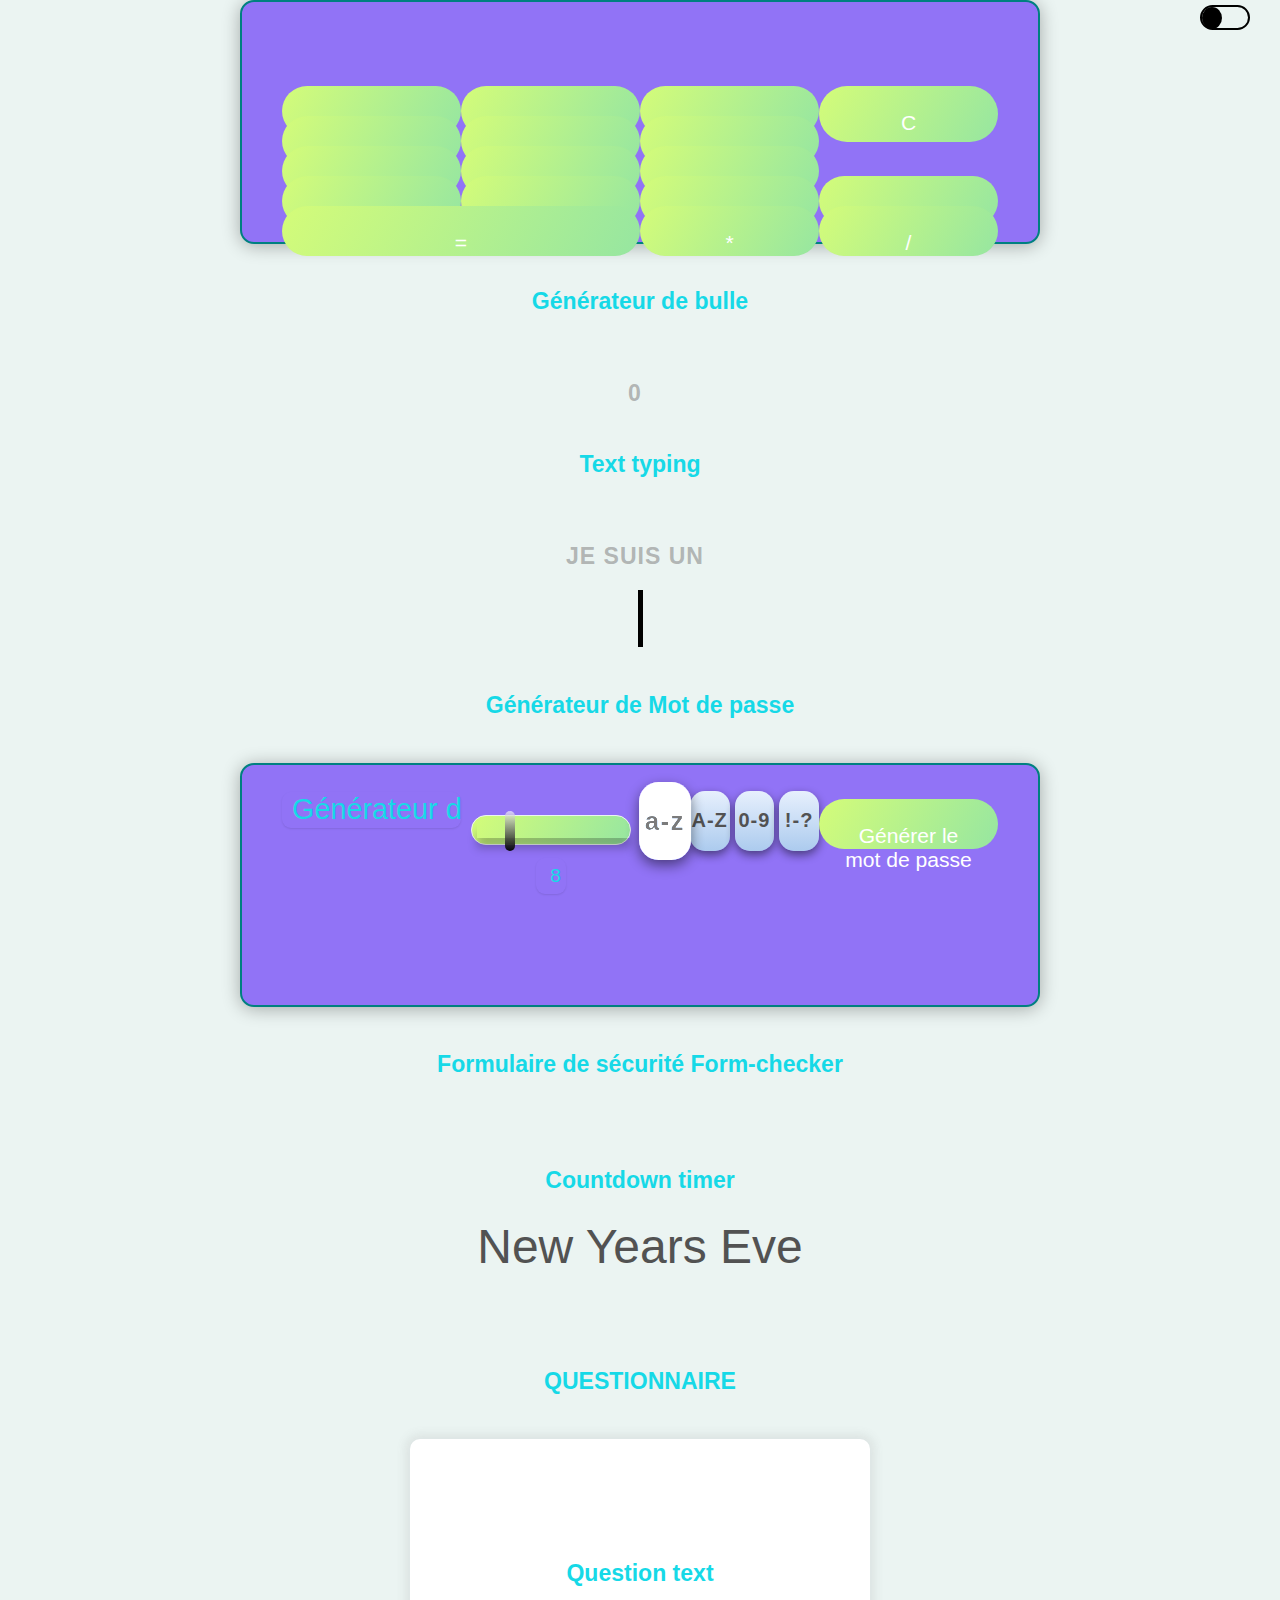
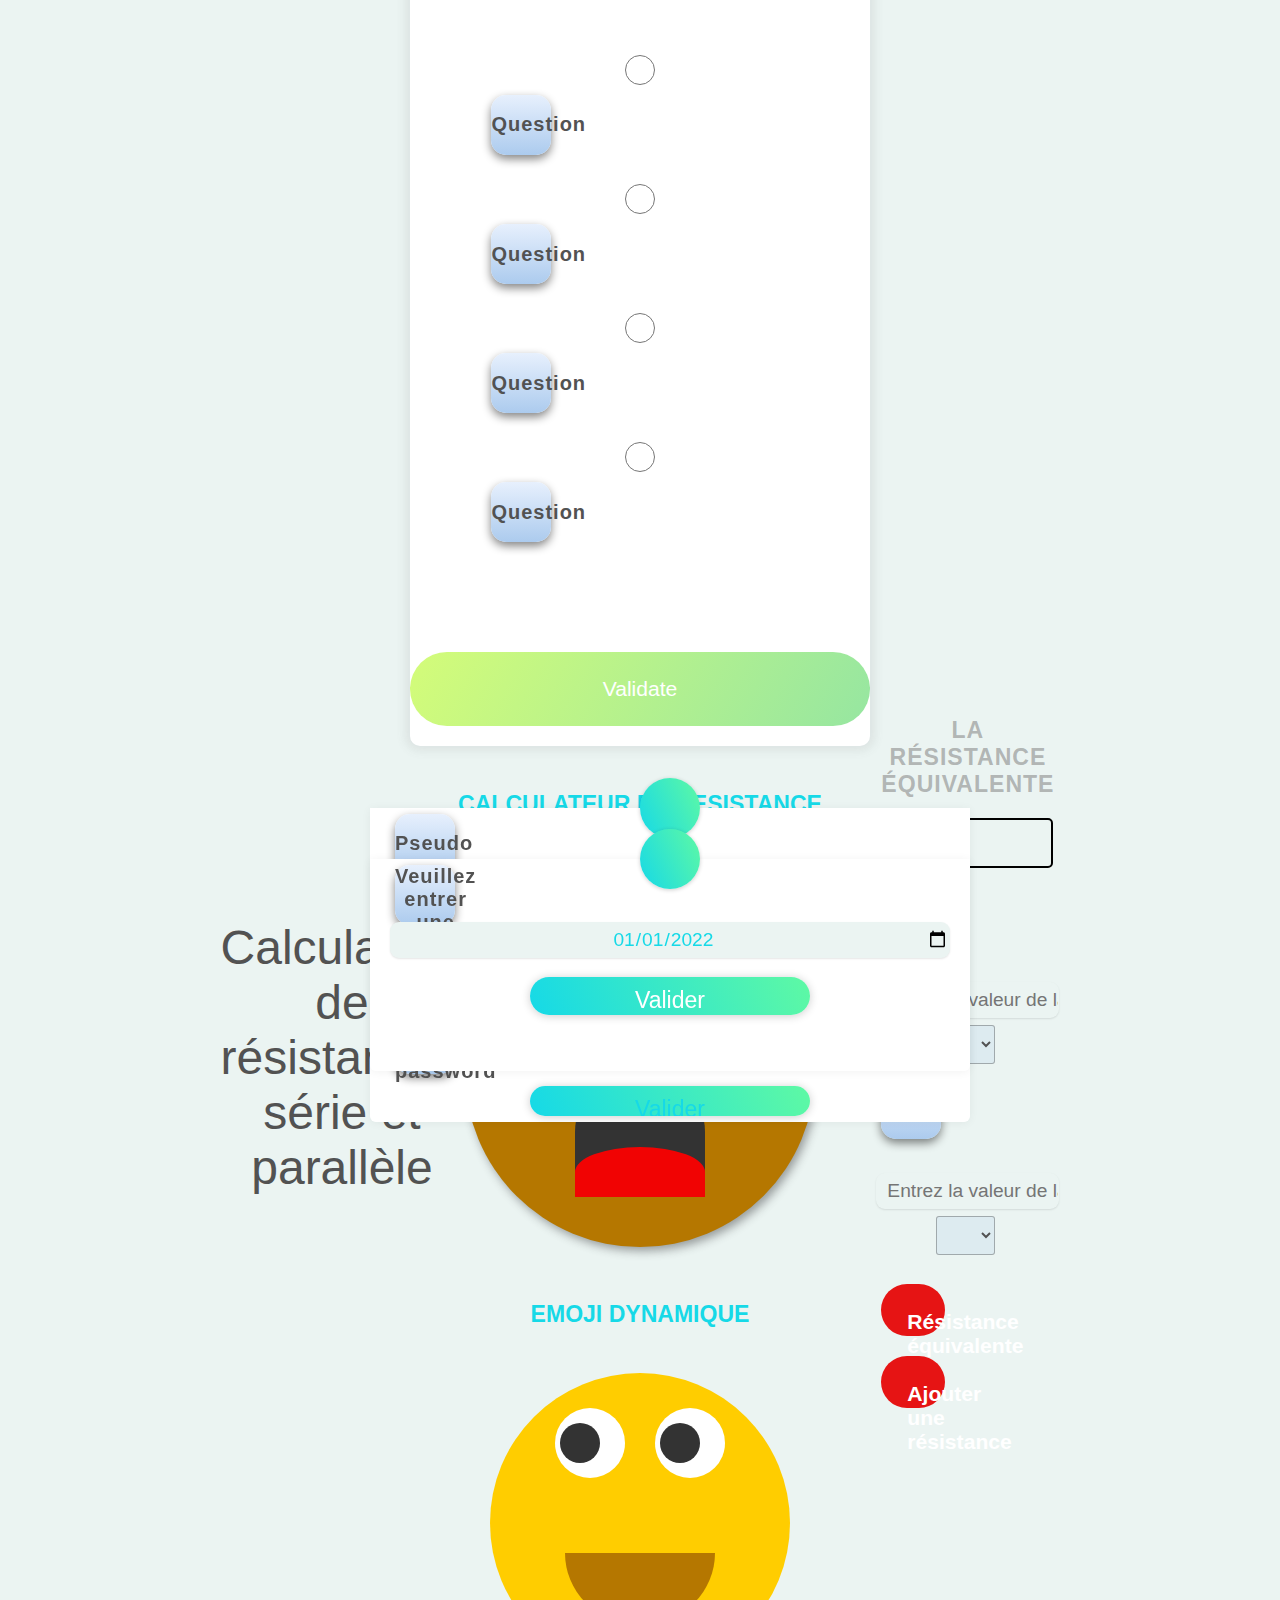
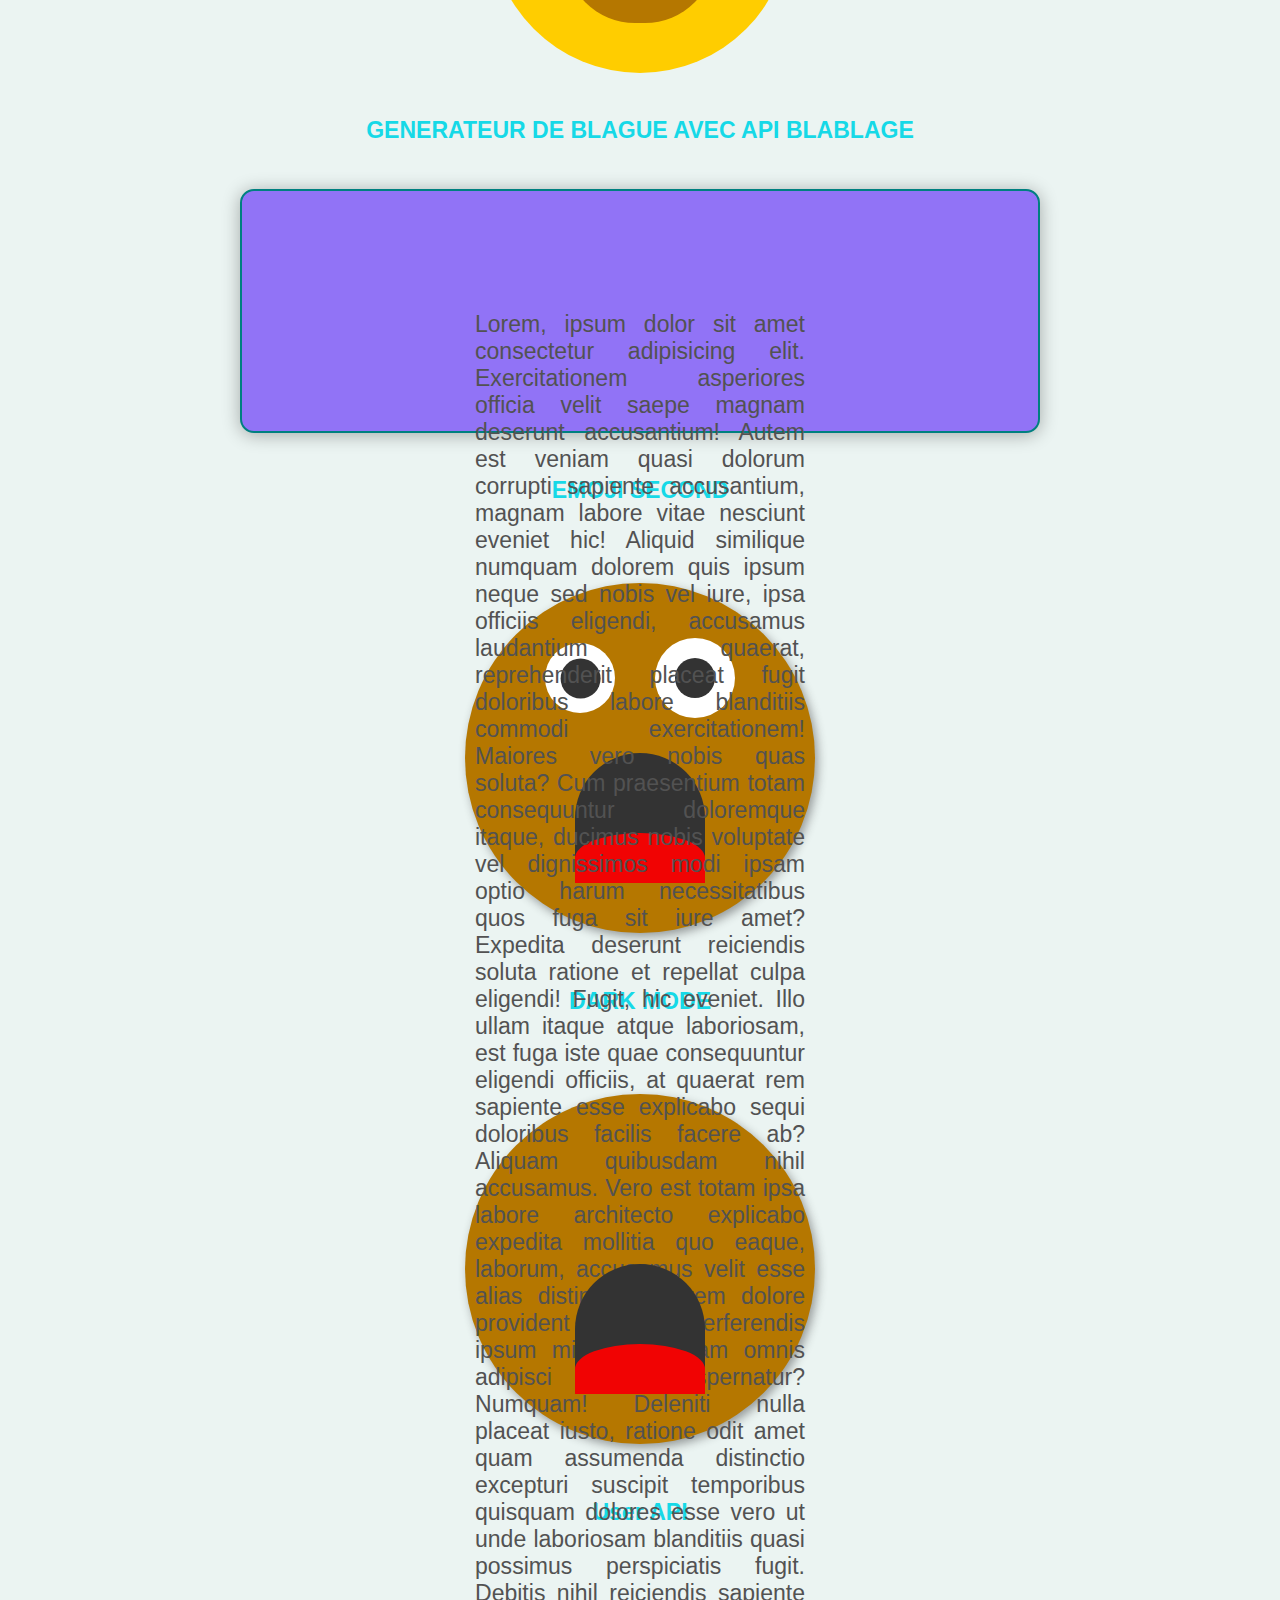
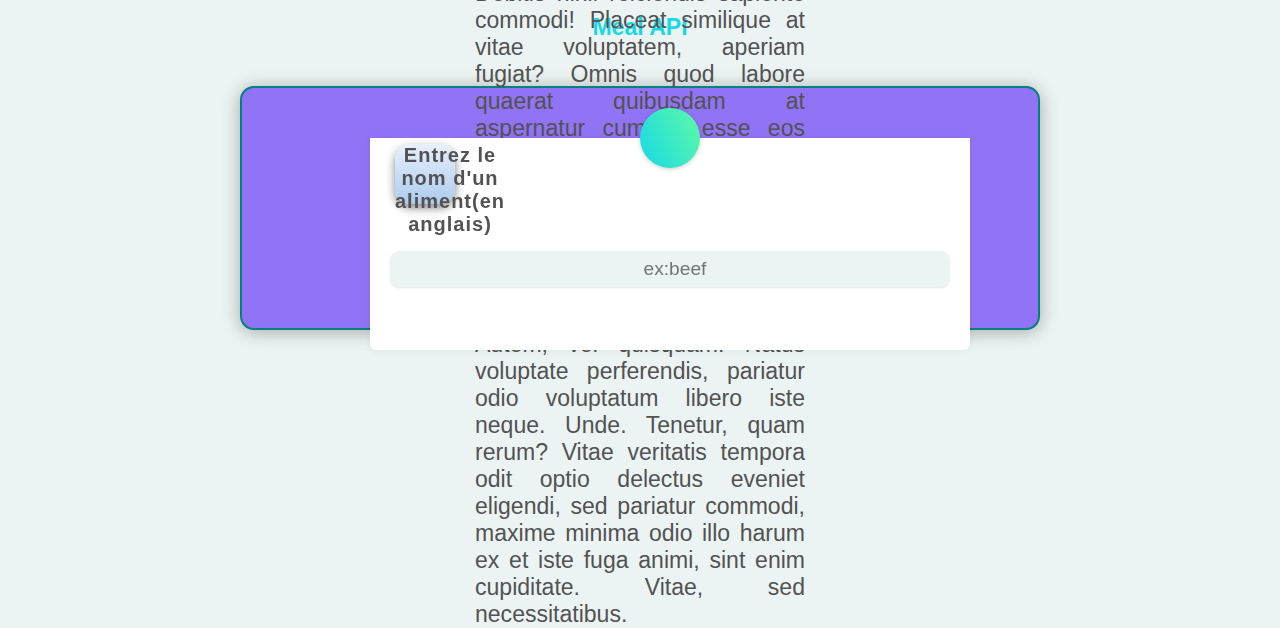
<file: index.html>
<!DOCTYPE html>
<html lang="en">
<head>
    <meta charset="UTF-8">
    <meta http-equiv="X-UA-Compatible" content="IE=edge">
    <meta name="viewport" content="width=device-width, initial-scale=1.0">
    <link rel="stylesheet" href="style.css">
    <title>Projet JavaScript</title>
</head>
<body>
    <div class="app">
     <h3 id="result"></h3>
     <button class="btn" id="9">9</button>
     <button class="btn" id="8">8</button>
     <button class="btn" id="7">7</button>
     <button class="btn" id="6">6</button>
     <button class="btn" id="5">5</button>
     <button class="btn" id="4">4</button>
     <button class="btn" id="3">3</button>
     <button class="btn" id="2">2</button>
     <button class="btn" id="1">1</button>
     <button class="btn" id="0">0</button>
     <button class="btn" id=".">.</button>
     <button class="btn" id="+">+</button>
     <button class="btn" id="-">-</button>
     <button  id="equal">=</button>
     <button class="btn" id="*">*</button>
     <button class="btn" id="/">/</button>
     <button  id="clear">C</button>
    </div>

    <h2>Générateur de bulle</h2>
    <h3 class="h3">0</h3>

    <h2>Text typing</h2>
    <h3>Je suis un </h3>
    <h3 id="target"></h3>

    <h2>Générateur de Mot de passe</h2>
    <div class="app">
        <input type="text" id="password-output" value="Générateur de MDP" readonly>
        <div class="range-container">
           <input type="range"  id="password-length" min="4" max="24" value="8" 
            oninput="document.getElementById('display-password-length').value=this.value" >
           <input type="text" value="8" id="display-password-length" readonly>
        </div>
         <div class="checkbox-container">
            <input type="checkbox"  id="lowercase" checked>
            <label for="lowercase">a-z</label>

            <input type="checkbox"  id="uppercase">
            <label for="uppercase">A-Z</label>

            <input type="checkbox"  id="number">
            <label for="number">0-9</label>

            <input type="checkbox"  id="symbols">
            <label for="symbols">!-?</label>
         </div>
         <button id="generateButton">Générer le mot de passe</button>
      </div>
      
      <h2>Formulaire de sécurité Form-checker</h2>
      <form action="">
         <div class="pseudo-container">
             <label for="pseudo">Pseudo</label>
              <input type="text" autocomplete="off" id="pseudo">
              <span></span>
         </div>

         <div class="email-container">
             <label for="email">Email</label>
              <input type="text" autocomplete="off" id="email">
              <span>Email incorrect</span>
         </div>
         
         <div class="password-container">
             <label for="password">Password</label>
              <input type="password" autocomplete="off" id="password">
              <p id="progress-bar"></p>
              <span></span>
         </div>
         
         <div class="confirm-container">
             <label for="confirm">Confirmer mot de passe</label>
              <input type="password" autocomplete="off" id="confirm">
              <span></span>
         </div>

         <div class="displayMdp-container">
            <label for="displayPassword">Afficher le mot de password</label>
            <input type="checkbox"  id="displayPassword">
        </div>
        
         <input type="submit" value="Valider">
   </form>

   <h2>Countdown timer</h2>
   
   <h1>New Years Eve</h1>
   <div class="countdown-container">

       <div class="countdown-el days-c">
           <p class="big-text" id="days">0</p>
           <span>days</span>
       </div>

       <div class="countdown-el hours-c">
           <p class="big-text" id="hours">0</p>
           <span>hours</span>
       </div>

       <div class="countdown-el mins-c">
           <p class="big-text" id="mins">0</p>
           <span>mins</span>
       </div>

       <div class="countdown-el seconds-c">
           <p class="big-text" id="seconds">0</p>
           <span>seconds</span>
       </div>
   </div>

   <form action="">
       <label for="checkdate"> Veuillez entrer une date </label>
       <input type="date" autocomplete="off" id="checkdate" value="2022-01-01">
       <button type="submit">Valider </button>
   </form>
   
   <H2>QUESTIONNAIRE</H2>
   <div class="quiz-container" id="quiz">
    <div class="quiz-header">
      <h2 id="question">Question text</h2>
      <ul>
          <li><input type="radio" name="answer" class="answer" id="a"><label id="a_text" for="a">Question</label></li>
          <li><input type="radio" name="answer" class="answer" id="b"><label id="b_text" for="b">Question</label></li>
          <li><input type="radio" name="answer" class="answer" id="c"><label id="c_text" for="c">Question</label></li>
          <li><input type="radio" name="answer" class="answer" id="d"><label id="d_text" for="d">Question</label></li>
      </ul>
    </div>
    <button id="submit">Validate</button>
</div> 
<h2>CALCULATEUR DE RESISTANCE</h2>

<div class="container">
    <h1>Calculateur de résistances série et parallèle</h1>
    <p>Cet outil calcule la valeur de résistance globale pour plusieurs résistances connectées en série ou en parallèle.
    </p>

    <div class="association">
         <button  id="res1" class="asso_serie">Résistance parallèle</button>
         <button id="res2" class="asso_parallele">Résistance série</button>
    </div>

<div class="paralleleContainer">
    <h3 id="type" class="type">La résistance équivalente </h3>
   <div class="reponse" id="sommes"></div>
    <div id="resis">
        <label for="r1" id="resistor">R1</label><br>
        <input type="text" placeholder="Entrez la valeur de la résistance..." name="" id="r1">
        <select name="unite" id="unite">
            <option value=""></option>
            <option value="ohms">Ω</option>
            <option value="kilo">kΩ</option>
            <option value="mega">MΩ</option>
        </select>
    </div>

   <div id="resis">
       <label for="r2" id="resistor">R2</label><br>
       <input type="text"  placeholder="Entrez la valeur de la résistance..." name="" id="r2">
        <select name="unite" id="unite">
            <option value=""></option>
            <option value="ohms">Ω</option>
            <option value="kilo">kΩ</option>
            <option value="mega">MΩ</option>
        </select>
    </div>
    
    <button id="valeur" class="resultat">Résistance équivalente</button>
    <button id="add" class="ajout">Ajouter une résistance</button>        
</div>
</div>

<h2>EMOJI DYNAMIQUE</h2>
<div class="face">
    <div class="eyes">
        <div class="eye"></div>
        <div class="eye"></div>
    </div>
</div>

<h2>GENERATEUR DE BLAGUE AVEC API BLABLAGE</h2>
<div class="app">
    <h3 id="header"></h3>
    <p id="content"></p>
</div>

<h2>EMOJI SECOND</h2>
<div class="container">
    <div class="eyes">
       <div class="yeux"></div>
      <div class="yeux"></div>
  </div>
</div>

<h2>DARK MODE</h2>
<div class="toggleButton"></div>
<div class="container">
     Lorem, ipsum dolor sit amet consectetur adipisicing elit. Exercitationem asperiores officia velit saepe magnam deserunt accusantium! Autem est veniam quasi dolorum corrupti sapiente accusantium, magnam labore vitae nesciunt eveniet hic!
     Aliquid similique numquam dolorem quis ipsum neque sed nobis vel iure, ipsa officiis eligendi, accusamus laudantium quaerat, reprehenderit placeat fugit doloribus labore blanditiis commodi exercitationem! Maiores vero nobis quas soluta?
     Cum praesentium totam consequuntur doloremque itaque, ducimus nobis voluptate vel dignissimos modi ipsam optio harum necessitatibus quos fuga sit iure amet? Expedita deserunt reiciendis soluta ratione et repellat culpa eligendi!
     Fugit, hic eveniet. Illo ullam itaque atque laboriosam, est fuga iste quae consequuntur eligendi officiis, at quaerat rem sapiente esse explicabo sequi doloribus facilis facere ab? Aliquam quibusdam nihil accusamus.
     Vero est totam ipsa labore architecto explicabo expedita mollitia quo eaque, laborum, accusamus velit esse alias distinctio dolorem dolore provident unde perferendis ipsum minus quisquam omnis adipisci vel aspernatur? Numquam!
     Deleniti nulla placeat iusto, ratione odit amet quam assumenda distinctio excepturi suscipit temporibus quisquam dolores esse vero ut unde laboriosam blanditiis quasi possimus perspiciatis fugit. Debitis nihil reiciendis sapiente commodi!
     Placeat similique at vitae voluptatem, aperiam fugiat? Omnis quod labore quaerat quibusdam at aspernatur cumque esse eos odit. Necessitatibus vitae obcaecati aut neque sit sunt in itaque totam explicabo est.
     Esse mollitia ut, veniam cumque amet dicta modi recusandae animi facilis nobis harum iste voluptates, in quia. Autem, vel quisquam. Natus voluptate perferendis, pariatur odio voluptatum libero iste neque. Unde.
     Tenetur, quam rerum? Vitae veritatis tempora odit optio delectus eveniet eligendi, sed pariatur commodi, maxime minima odio illo harum ex et iste fuga animi, sint enim cupiditate. Vitae, sed necessitatibus.
</div>

<h2>User API</h2>
<!--Ici ilya pas de code html tout est géré par le javascript et l'API-->

<h2>Meal API</h2>

<div class="app">
    <form action="">
        <label for="search">Entrez le nom d'un aliment(en anglais)</label><br>
        <input type="text" name="" id="search" placeholder="ex:beef">
    </form>
    <ul id="result"></ul>
</div>
<script src="app.js"></script>
</body>
</html>
</file>
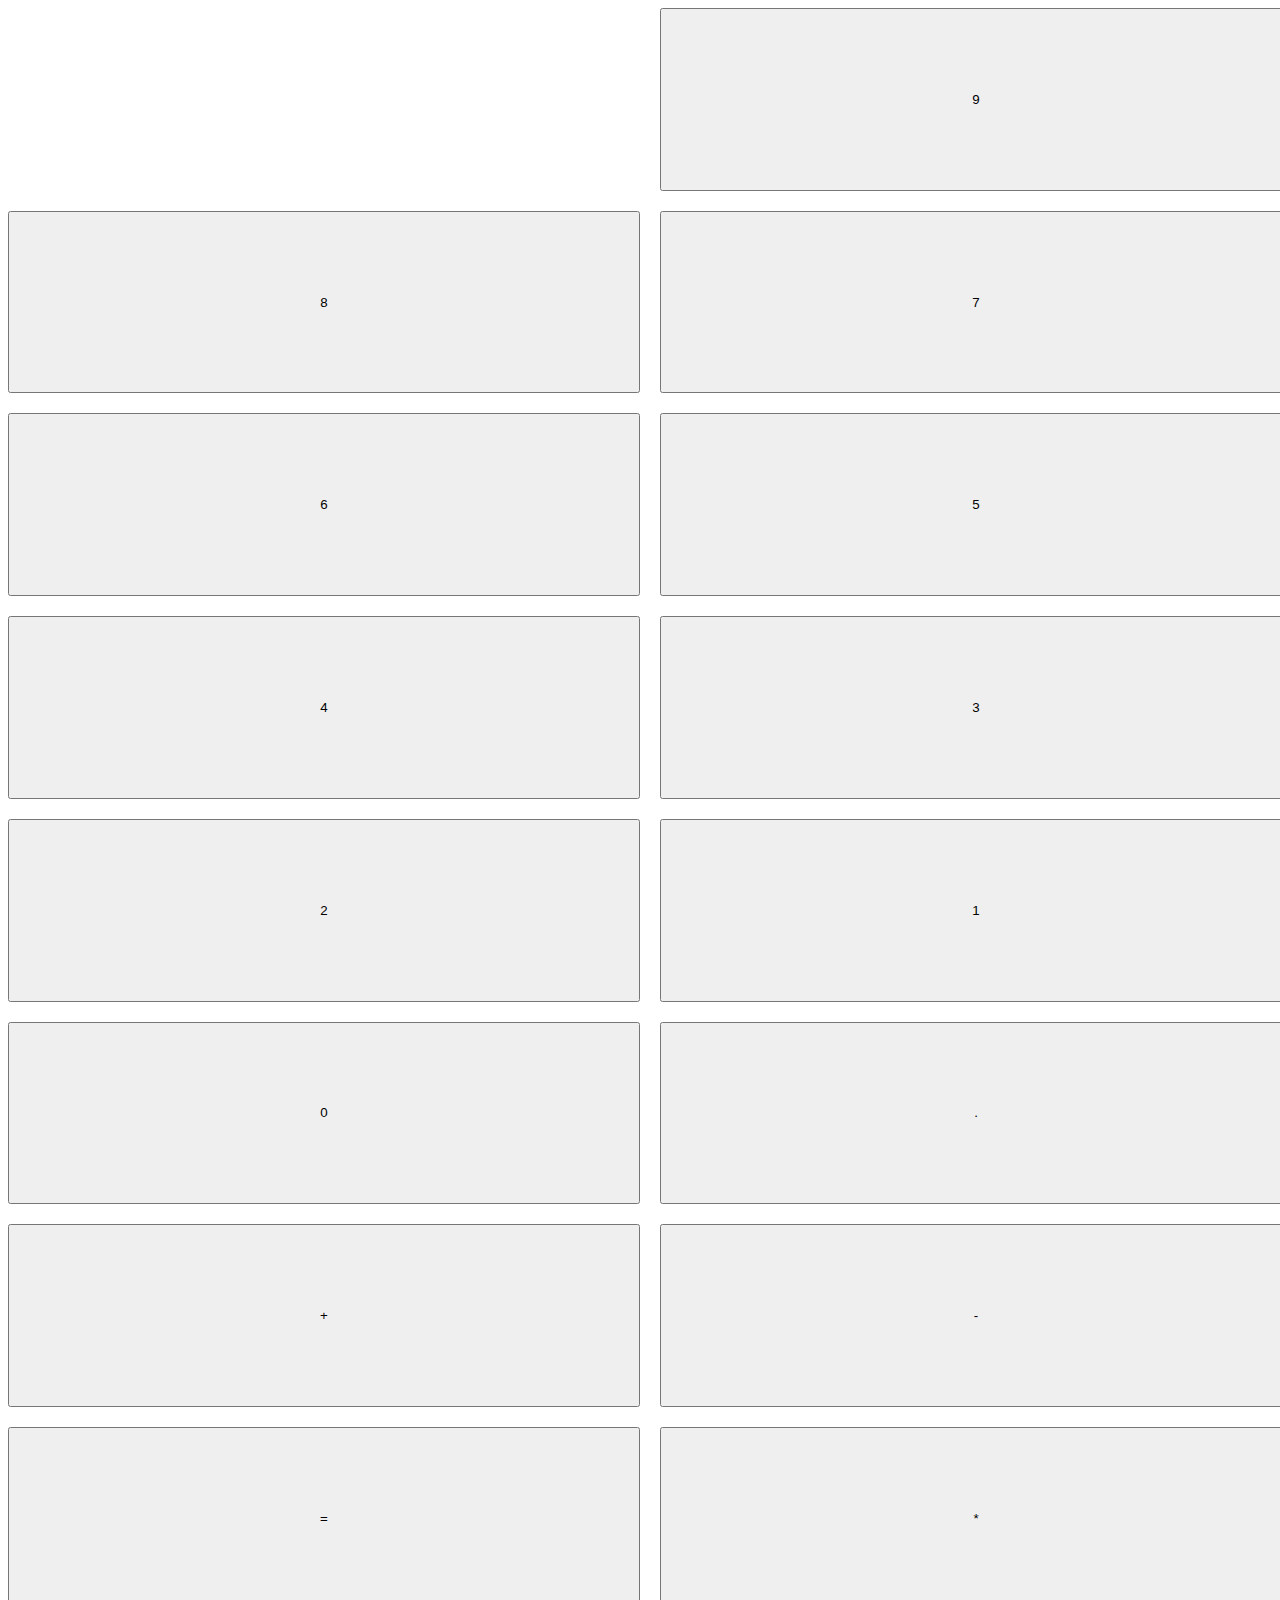
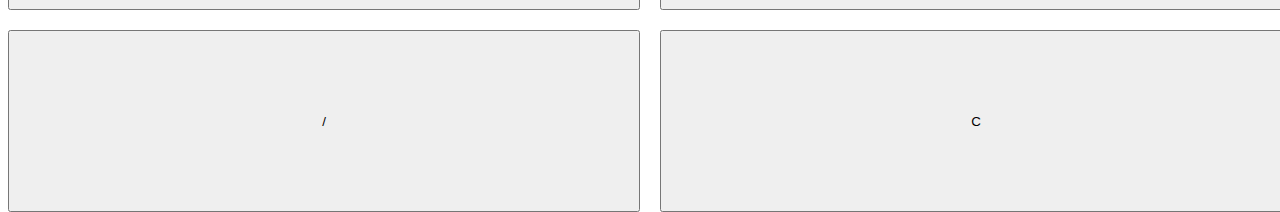
<file: tyt/index.html>
<!DOCTYPE html>
<html lang="en">
<head>
    <meta charset="UTF-8">
    <meta http-equiv="X-UA-Compatible" content="IE=edge">
    <meta name="viewport" content="width=device-width, initial-scale=1.0">
    <title>Document</title>
    <link rel="stylesheet" href="style.css">
</head>
<body>
    <div class="app">
        <h3 id="result"></h3>
        <button class="btn" id="9">9</button>
        <button class="btn" id="8">8</button>
        <button class="btn" id="7">7</button>
        <button class="btn" id="6">6</button>
        <button class="btn" id="5">5</button>
        <button class="btn" id="4">4</button>
        <button class="btn" id="3">3</button>
        <button class="btn" id="2">2</button>
        <button class="btn" id="1">1</button>
        <button class="btn" id="0">0</button>
        <button class="btn" id=".">.</button>
        <button class="btn" id="+">+</button>
        <button class="btn" id="-">-</button>
        <button  id="equal">=</button>
        <button class="btn" id="*">*</button>
        <button class="btn" id="/">/</button>
        <button  id="clear">C</button>
       </div>
   
    <script src="app.js"></script>
</body>
</html>
</file>
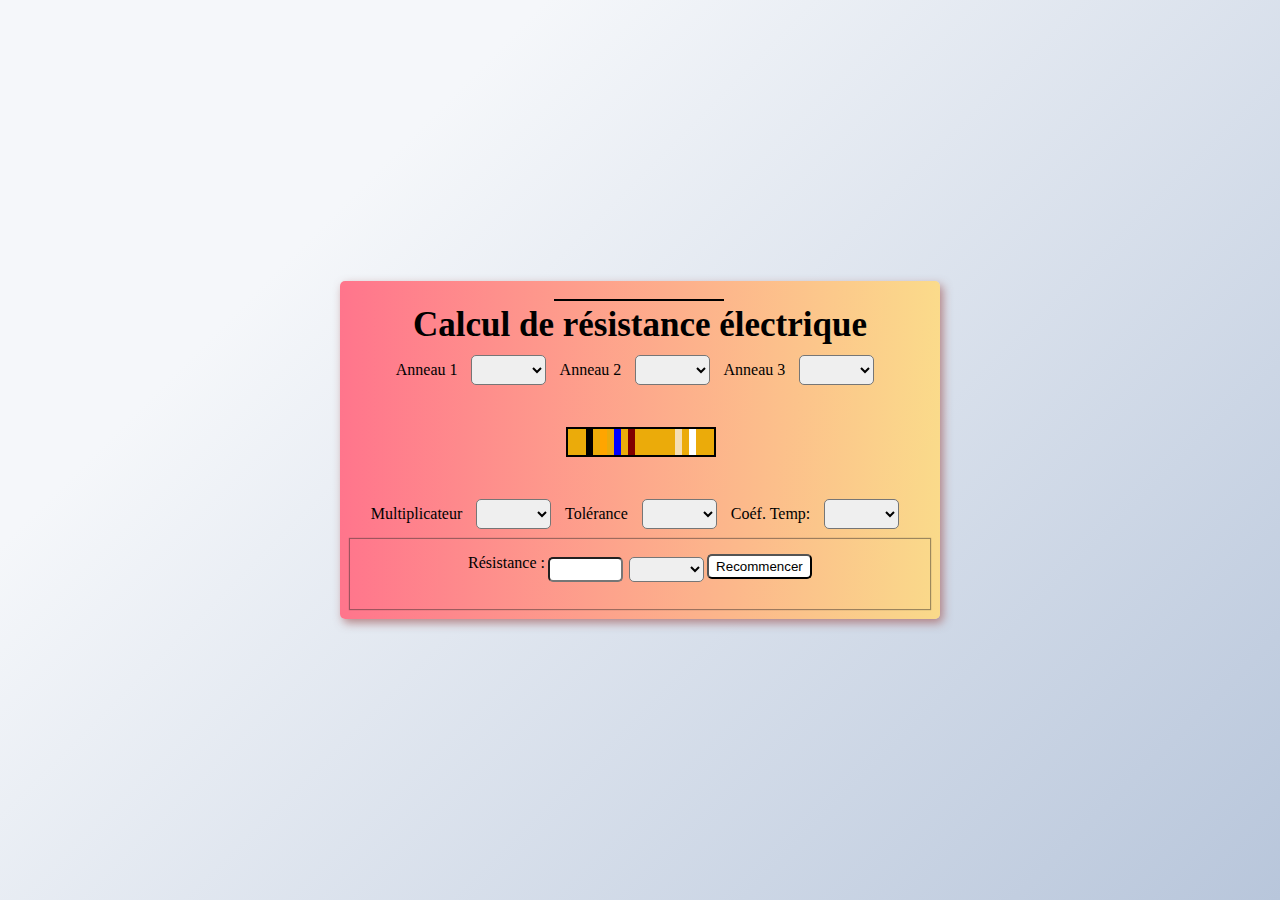
<file: index2.html>
<!DOCTYPE html>
<html lang="en">
<head>
    <meta charset="UTF-8">
    <meta http-equiv="X-UA-Compatible" content="IE=edge">
    <meta name="viewport" content="width=device-width, initial-scale=1.0">
    <title>Countdown timer</title>
    <link rel="stylesheet" href="style2.css">
</head>
<body> 
    <div class="grandContainer">
         <h1>Calcul de résistance électrique</h1>
         <label for="fi_chiffre">Anneau 1</label>
          <select name="" class="chiffre1" id="fi_chiffre">
             <option value=""></option>
             <option value="noir">Noir</option>
             <option value="marron">Marron</option>
             <option value="rouge">Rouge</option>
             <option value="orange">Orange</option>
             <option value="jaune">Jaune</option>
             <option value="vert">Vert</option>
             <option value="bleu">Bleu</option>
             <option value="violet">Violet</option>
             <option value="gris">Gris</option>
             <option value="blanc">Blanc</option>
          </select>

          <label for="se_chiffre">Anneau 2</label> 
          <select name=""  class="chiffre2" id="se_chiffre">
             <option value=""></option>
             <option value="noir">Noir</option>
             <option value="marron">Marron</option>
             <option value="rouge">Rouge</option>
             <option value="orange">Orange</option>
             <option value="jaune">Jaune</option>
             <option value="vert">Vert</option>
             <option value="bleu">Bleu</option>
             <option value="violet">Violet</option>
             <option value="gris">Gris</option>
             <option value="blanc">Blanc</option>
       </select>

       <label for="t_chiffre">Anneau 3</label> 
       <select name=""  class="chiffre2"id="t_chiffre">
        <option value=""></option>
        <option value="noir">Noir</option>
        <option value="marron">Marron</option>
        <option value="rouge">Rouge</option>
        <option value="orange">Orange</option>
        <option value="jaune">Jaune</option>
        <option value="vert">Vert</option>
        <option value="bleu">Bleu</option>
        <option value="violet">Violet</option>
        <option value="gris">Gris</option>
        <option value="blanc">Blanc</option>
      </select>

        <div class="container">
            <span class="a" id="a"></span>
            <span class="b" id="b"></span>
            <span class="c" id="c"></span>
            <span class="d" id="d"></span>
            <span class="e" id="e"></span>
            <span class="f" id="f"></span>
        </div>
        <hr class="hr">
        
      <label for="multiple">Multiplicateur</label> 
        <select name=""  class="chiffre3"id="multiple">
            <option value=""></option>
            <option value="argent">Argent</option>
            <option value="or">Or</option>
            <option value="noir">Noir</option>
            <option value="marron">Marron</option>
            <option value="rouge">Rouge</option>
            <option value="orange">Orange</option>
            <option value="jaune">Jaune</option>
            <option value="vert">Vert</option>
            <option value="bleu">Bleu</option>
            <option value="violet">Violet</option>
       </select>

       
      <label for="tolerance">Tolérance</label> 
       <select name="" class="chiffre5" id="tolerance">
        <option value=""></option>
        <option value="argent">Argent</option>
        <option value="or">Or</option>
        <option value="noir">Noir</option>
        <option value="marron">Marron</option>
        <option value="rouge">Rouge</option>
        <option value="vert">Vert</option>
        <option value="bleu">Bleu</option>
        <option value="violet">Violet</option>
        <option value="gris">Gris</option>
    </select>

    <label for="coef">Coéf. Temp:</label> 
    <select name="" class="chiffre6" id="coef">
        <option value=""></option>
        <option value="marron">Marron</option>
        <option value="rouge">Rouge</option>
        <option value="orange">Orange</option>
        <option value="jaune">Jaune</option>
        <option value="bleu">Bleu</option>
        <option value="violet">Violet</option>
        <option value="blanc">Blanc</option>
    </select>
   
      <div class="result">
          <label for="">Résistance :</label>
                <input type="text" class="res" name="" id="display_res">
              <select name="" class="chiffre7" id="reponse">
                  <option value=""></option>
                 <option value="ohms">Ω</option>
                 <option value="kilo">KΩ</option>
                 <option value="mega">MΩ</option>
                 <option value="giga">GΩ</option>
           </select>
           <div>
               <button id="clear">Recommencer</button>
           </div>
      </div>
    </div>
   
    
    <script src="app2.js"></script>
</body>
</html>
</file>
<file: style.css>
*{
    box-sizing: border-box;
}
.app{
    display: grid;
    width: 300px;
    margin: 0 auto;
    grid-template-columns: 25% 25% 25% 25%;
    grid-template-rows: 50px repeat(5,30px);
    grid-template-areas: 
      "res res res res"
      "7 8 9 reset"
      "4 5 6   reset"
      "1 2 3s   reset"
      "0 dot plus minus"
      "equal equal times div"
    ;
    border: 2px solid teal;
    border-radius: 4px;
}
h3{
    text-align: right;
    margin: 7px 10px 0 0;
    font-size: 2rem;
    grid-area: res;
}
button{
    background: teal;
    color: white;
    border: 1px solid white;
    border-radius: 4px;
    cursor: pointer;
    transition: 0.2s;
}
button:hover{
    background: rgb(7, 162, 103);
}
#equal{
    grid-area: equal;
}
#clear{
    grid-area: reset;
}

/*Générateur de bulle*/
body{
    overflow: hidden;
    min-height: 100vh;
     cursor: crosshair;
}
.bubble{
    position: absolute;
    border-radius: 300px;
    background: rgba(255, 166, 0, 0.686);
    opacity: 0;
 }

h3{
    font-size: 10rem;
    text-align: center;
    margin-top: 20px;
    color: rgba(128, 128, 128, 0.555);
}

/* Text typing*/
body{
    min-height: 100vh;
    font-family: Verdana, "Geneva", Tahoma, sans-serif;
    display: flex;
    align-items: center;
    justify-content: center;
    overflow: hidden;
    font-size: 2rem;
}

#target{
    display: flex;
    margin-left: 1rem;
    position: relative;
}

/*CSS to make the cursor linear*/
#target::after{
    content: "";
    height: 3rem;
    width: 5px;
    background: #000;
    transform: translateX(-4px);
    animation: anim 0.8s linear infinite;
}

@keyframes anim {
    50%{
        opacity: 0.1;
    }
    100%{
        opacity: 1;
    }
}

/*Générateur de mot de passe*/
* {
    text-align: center;
    font-family: "Segoe UI", Tahoma, Geneva, Verdana, sans-serif;
    font-size: 1.2rem;
    outline: none;
  }
  body {
    display: flex;
    justify-content: center;
    align-items: center;
    min-height: 100vh;
    margin: 0;
    background: url(./bg.jpg) center/cover;
  }
  .app {
    background-image: linear-gradient(to right, #ff758c 0%, #ff7eb3 100%);
    margin: 0 10px;
    padding: 24px 10px 10px;
    border-radius: 16px;
    width: 90%;
    max-width: 600px;
    box-shadow: 3px 4px 10px 0px #a76666c2;
  }
  #password-output {
    background: transparent;
    border: none;
    font-size: 1.5rem;
    width: 100%;
  }
  .range-container {
    margin: 20px 0;
  }
  input[type="range"] {
    -webkit-appearance: none;
    appearance: none;
    width: 160px;
    background-image: linear-gradient(120deg, #d4fc79 0%, #96e6a1 100%);
    border-radius: 50px;
  }
  input[type="range"]::-webkit-slider-runnable-track {
    -webkit-appearance: none;
    appearance: none;
    height: 16px;
    box-shadow: 0 10px 10px rgba(0, 0, 0, 0.25);
  }
  input[type="range"]::-webkit-slider-thumb {
    -webkit-appearance: none;
    appearance: none;
    width: 10px;
    height: 40px;
    background: linear-gradient(
      to bottom,
      rgba(255, 255, 255, 0.65) 0%,
      rgba(0, 0, 0, 0.95) 100%
    );
    background-blend-mode: multiply, multiply;
    cursor: pointer;
    border-radius: 18px;
    transform: translateY(-11px);
    transition: 0.15s ease;
    cursor: grab;
  }
  input[type="range"]::-webkit-slider-thumb:active {
    cursor: grabbing;
    transform: scale(1.2) translateY(-9px);
  }
  #display-password-length {
    width: 30px;
    background: transparent;
    border: none;
  }
  .checkbox-container {
    margin: 36px 0 25px;
    display: flex;
    justify-content: space-around;
    align-items: center;
  }
  input[type="checkbox"] {
    display: none;
  }
  input[type="checkbox"]:checked + label {
    transform: scale(1.3);
    filter: brightness(150%);
  }
  label {
    user-select: none;
    background-image: linear-gradient(to top, #accbee 0%, #e7f0fd 100%);
    height: 60px;
    width: 60px;
    display: grid;
    justify-items: center;
    align-items: center;
    border-radius: 15px;
    box-shadow: 0 4px 10px rgba(0, 0, 0, 0.486);
    transition: 0.2s ease;
    cursor: pointer;
  }
  button {
    margin: 14px 0 20px;
    background-image: linear-gradient(120deg, #d4fc79 0%, #96e6a1 100%);
    padding: 10px 20px;
    border-radius: 150px;
    border: 2px solid #accbee;
    border-bottom: 3px solid yellow;
    border-right: 3px solid yellow;
    transition: 0.2s;
    cursor: pointer;
  }
  button:hover {
    border: 2px solid yellow;
    border-bottom: 3px solid #accbee;
    border-right: 3px solid #accbee;
    box-shadow: 0 5px 10px rgba(0, 0, 0, 0.32);
    transform: translateX(3px);
  }
  button:active {
    transform: scale(1.05);
  }

  /*Formulaire de sécurité Form-Checker*/
  * {
    font-family: "Lucida Sans", "Lucida Sans Regular", "Lucida Grande",
      "Lucida Sans Unicode", Geneva, Verdana, sans-serif;
    margin: 0;
    padding: 0;
    box-sizing: border-box;
    outline: none;
    color: rgb(82, 82, 82);
  }
  
  body {
    min-height: 100vh;
    display: flex;
    justify-content: center;
    align-items: center;
    background: rgb(235, 244, 242);
  }
  
  form {
    width: 70%;
    min-width: 380px;
    max-width: 600px;
    background: white;
    display: grid;
    grid-template-rows: repeat(4, 104px);
    padding: 60px 45px 30px;
    border-radius: 16px;
    box-shadow: 0 1px 4px rgba(0, 0, 0, 0.05);
    position: relative;
  }
  
  form::after {
    content: "";
    position: absolute;
    width: 60px;
    height: 60px;
    border-radius: 150px;
    background: linear-gradient(65deg, #16d9e7, #5ef9a4);
    top: -30px;
    left: 50%;
    transform: translateX(-50%);
    box-shadow: 0 1px 4px rgba(0, 0, 0, 0.2);
  }
  
  div {
    transition: 0.2s;
  }
  
  label {
    letter-spacing: 1px;
  }
  
  input[type="text"],
  input[type="password"] {
    margin: 7px 0 7px;
    border: 1px solid transparent;
    background: rgb(235, 244, 242);
    height: 36px;
    width: 100%;
    box-shadow: 0 1px 2px rgba(0, 0, 0, 0.1);
    border-radius: 9px;
    font-size: 1rem;
    padding-left: 10px;
    transition: 0.2s;
  }
  
  input[type="checkbox"] {
    border: 1px solid transparent;
    background: rgb(235, 244, 242);
    height: 22px;
    width: 5%;
    box-shadow: 0 1px 2px rgba(0, 0, 0, 0.1);
    border-radius: 9px;
    font-size: 1rem;
    padding-left: 10px;
    transition: 0.2s;
  }
  
  input[type="text"]:focus,
  input[type="password"]:focus {
    border: 1px solid #5ef9a4;
  }
  
  span {
    margin-bottom: 0px;
    display: block;
    font-size: 0.8rem;
    visibility: hidden;
    opacity: 0;
    transition: 0.3s;
    color: red;
  }
  
  p {
    background: red;
    width: 33%;
    height: 6px;
    margin: -2px 0 2px;
    border-radius: 50px;
    visibility: hidden;
    transition: 0.3s;
  }
  
  #security span {
    display: inline;
  }
  
  input[type="submit"] {
    border: none;
    background: linear-gradient(65deg, #16d9e7, #5ef9a4);
    width: 50%;
    margin: 12px auto 0;
    padding: 10px;
    border-radius: 150px;
    font-size: 1.2rem;
    box-shadow: 0 1px 10px rgba(0, 0, 0, 0.2);
    cursor: pointer;
    transition: 0.3s ease;
  }
  
  input[type="submit"]:hover {
    filter: brightness(105%);
    transform: translateX(2px);
  }
  
  .error input {
    color: red;
    border: 1px solid rgba(255, 0, 0, 0.527);
  }
  
  .error span {
    visibility: visible;
    opacity: 1;
    color: red;
  }
  
  .progressRed {
    background: red;
    width: 33%;
    visibility: visible;
  }
  
  .progressBlue {
    background: #16d9e7;
    width: 67%;
    visibility: visible;
  }
  
  .progressGreen {
    width: 100%;
    background: #5ef9a4;
    visibility: visible;
  }

  /*Countdown timer*/
  *{
    box-sizing: border-box;
  }
  
  body{
    background-image: linear-gradient(315deg, #b8c6db 0%, #f5f7fa 75%);
    background-size: cover;
    background-position: center center;
    display: flex;
    flex-direction: column;
    justify-content: center;
    align-items: center;
    margin: 0;
    min-height: 100vh;
    overflow: hidden;
  }
  
  h1{
    font-weight: normal;
      font-size: 2.5rem;
      margin-top: -1rem;
      margin-bottom: 10px;
  }
  
  .countdown-container{
     display: flex;
  }
  
  .countdown-el{
    text-align: center;
  }
  
  .countdown-el span{
     font-size: 1.5rem;
  }
  
  .big-text{
    font-weight: bold;
    font-size: 4rem; 
    line-height: 1;
    margin: 0 2rem;
  }
  
  form {
    width: 70%;
    min-width: 380px;
    max-width: 600px;
    background: rgba(255, 255, 255, 0.07);
    display: grid;
    grid-template-rows: repeat(4, 50px);
    margin: 30px;
    padding: 20px;
    border-radius: 16px;
    box-shadow: 0 1px 4px rgba(0, 0, 0, 0.186);
  }
  
  label {
    letter-spacing: 1px;
  text-align: center;
  font-size: 20px;
  font-weight: bold;
  }
  
  input[type="date"]{
    margin: 7px 0 7px;
    border: 1px solid transparent;
    background: rgb(235, 244, 242);
    height: 36px;
    width: 100%;
    box-shadow: 0 1px 2px rgba(0, 0, 0, 0.1);
    border-radius: 9px;
    font-size: 1rem;
    padding-left: 10px;
    transition: 0.2s;
  }
  
  input[type="date"]:focus{
    border: 1px  #5ef9a4!important;
  }
  
  button[type="submit"] {
    border: none;
    background: linear-gradient(65deg, #16d9e7, #5ef9a4);
    width: 50%;
    margin: 12px auto 0;
    padding: 10px;
    border-radius: 150px;
    font-size: 1.2rem;
    box-shadow: 0 1px 10px rgba(0, 0, 0, 0.2);
    cursor: pointer;
    transition: 0.3s ease;
  }
  
  button[type="submit"]:hover {
    filter: brightness(105%);
    transform: translateX(2px);
  }

  /*Questionnaire*/

  *{
    box-sizing: border-box;
  }
  
  body{
    background-color: #b8c6db;
    background-image: linear-gradient(315deg, #b8c6db 2%, #f5f7fa 100%);
    font-family: Verdana, Geneva, Tahoma, sans-serif;
    margin: 0;
    display: flex;
    justify-content: center;
    align-items: center;
    min-height: 100vh;
  }
  
  .quiz-container{
      background: #fff;
      width: 40%;
      overflow: hidden;
      box-shadow: 0 0 10px 5px rgba(100, 100, 100, 0.1);
      border-radius: 10px;
  }
  
  .quiz-header{
    padding: 4rem;
  }
  
  ul{
     list-style-type: none;
     padding: 0;
  }
  
  h2{
     margin: 0;
     padding: 2rem;
     text-align: center;
  }
  
  ul li{
    font-size: 1.1rem;
    margin: 1rem 0;
  }
  
  ul li label{
    cursor: pointer;
    margin: 5px;
  }
  
  button{
    background-color:  #8e44ad;
    display: block;
    cursor: pointer;
    width: 100%;
    color: #fff;
    padding: 1.3rem;
    font-size: 1.1rem;
    border: none;
  }
  
  button:hover{
    background-color: #724885ea;
  }

  /*CALCULATEUR DE RESISTANCE*/
  *{
    margin: 0;
}

body{
    background-image: linear-gradient(315deg, #b8c6db 0%, #f5f7fa 75%);
    background-size: cover;
    background-position: center center;
    display: flex;
    flex-direction: column;
    justify-content: center;
    align-items: center;
    margin: 0;
   min-height: 100vh;
    overflow: scroll;
   }

   .container{
    margin:  10px;
    text-align: justify;
    padding: 24px 10px 10px;
    border-radius: 5px;
    width: 90%;
    max-width: 600px;
    box-shadow: 3px 4px 10px 0px  #2828296e;
   }

   .association{
       background:  #5c677710;
       height: 60px;
       display: flex;
       justify-content: center;
       align-items: center;
       border-radius: 30px;
       margin-bottom: 15px;
       border: 1px solid transparent;
   }

   .asso_serie{
       height: 40px;
       width: 47%;
       color: rgba(0, 0, 0, 0.35);
       border-radius: 30px;
       margin-right: 5px;
       background: rgb(255, 255, 255);
    border: 1px solid transparent;
   }

   .asso_serie:focus, .asso_parallele:focus{
       border: 2px solid rgb(245, 15, 15);
       color: rgb(0, 0, 0);
   }

   .asso_parallele{
    height: 40px;
    color: rgba(0, 0, 0, 0.35);
    width: 47%;
    margin-left: 5px;
    background: rgb(255, 255, 255);
    border-radius: 30px;
    border: 1px solid transparent;
}

    .reponse{       
        border: 2px solid black;
        border-radius: 5px;
        padding: 6px;
        width: 96.5%;
        height: 50px;
        margin-bottom: 20px;
         font-size: 1.5rem;
         font-weight: bold;
    }

    .reponse:hover{
        border: 2px solid rgb(243, 8, 8);
        color: rgb(243, 8, 8);
       box-shadow: 3px 4px 10px 0px  #2828296e;
    }

   p{
       font-size: 17px;
       margin-bottom: 15px;
   }

   h1{
    text-align: center;
    margin-bottom: 10px;
   }

   #serie{
       margin-bottom: 15px;
       margin-left: 10px;
   }

   #resistor{
     font-weight: bold;
   }

   #resistor_label{
    margin-right: 5px;
    font-weight: bold;
   }

   .united{
      margin-left: -1.5px;
   }

.radios{
    margin-left: 5px;
    height: 13px;
   }

   label{
       margin-left: 5px;  
   }

   .type{
       margin:0 5px 20px;
   }

   input{
     margin-bottom: 15px;
     margin-top: 5px;
     padding-left: 5px;
     height: 35px;
     border-radius: 3px;
     width: 90%;
     border: 1px solid rgba(63, 63, 63, 0.385);
   }

.ajout{
    height: 30px;
    color: rgb(255, 255, 255);
    width: 35%;
    background: rgb(230, 20, 20);
    margin-left: 5px;
    font-weight: bold;
    border-radius: 30px;
    border: 1px solid transparent;
}

.ajout:hover, .resultat:hover{
    background: rgb(126, 9, 9);
    transition: 1.2s;
    cursor: pointer;
}

.resultat{
    height: 30px;
    color: rgb(255, 255, 255);
    width: 35%;
    background: rgb(230, 20, 20);
    margin-left: 5px;
    font-weight: bold;
    border-radius: 30px;
    border: 1px solid transparent;
}

.sup{
    background: rgb(230, 20, 20);
    border: 1px solid transparent;
    color: rgb(255, 255, 255);
    border-radius: 5px;
    margin-left: 95px;
}
.sup:hover{
    background: rgb(126, 9, 9);
    transition: 1.2s;
    cursor: pointer;
}
   select{
    margin-bottom: 15px;
    height: 39px;
    border-radius: 3px;
    margin-left: -5px;
    border: 1px solid rgba(63, 63, 63, 0.385);
    background:#accbee36;
  }

  /*EMOJI DYNAMIQUE*/
  *{
    padding: 0;
    margin: 0;
    box-sizing: border-box;
}

body{
    display: flex;
    align-items: center;
    justify-content: center;
    background: #5d3800;
    min-height: 100vh;
}

.face{
    height: 300px;
    width: 300px;
    border-radius: 50%;
    background: #ffcd00;
    display: flex;
    justify-content: center;
    align-items: center;
    position: relative;
}

.face::before{
    content: " ";
    top: 180px;
    height: 70px;
    width: 150px;
    position: absolute;
    background: #b57700;
    border-bottom-left-radius: 70px;
    border-bottom-right-radius: 70px;
    transition: 0.6s;
}

.face:hover:before{
    top: 210px;
    height: 30px;
    width: 150px;
    position: absolute;
    background: #b57700;
    border-bottom-left-radius: 0px;
    border-bottom-right-radius: 0px;
    transition: 0.6s;
}

.eyes{
    position: relative;
    top: -40px;
    display: flex;
}

.eyes .eye{
    height: 70px;
    width: 70px;
    background: #fff;
    margin: 0 15px;
    border-radius: 50%;
    position: relative;
}

.eyes .eye::before{
    content: " ";
    position: absolute;
    top: 50%;
    left: 25px;
    width: 40px;
    height: 40px;
    border-radius: 50%;
    transform: translate(-50%, -50%  );
    background: #333;
}

/*GENERATEUR DE BLAGUE AVEC API BLABLAGE*/
body {
  min-height: 100vh;
  margin: 0;
  display: flex;
  justify-content: center;
  align-items: center;
  text-align: center;
  font-family: Cambria, Cochin, Georgia, Times, "Times New Roman", serif;
  font-size: 1.6rem;
  background: #d6e1f0;
  color: rgb(241, 241, 241);
}
.app {
  width: 70%;
  min-width: 400px;
  max-width: 800px;
  background: rgb(145, 115, 246);
  border-radius: 14px;
  padding: 20px 40px;
  box-shadow: 0 2px 18px rgba(0, 0, 0, 0.307);
  cursor: pointer;
  transition: 0.2s;
}
.app:hover {
  transform: scale(1.01);
}

/*EMOJI SECOND*/
*{
  padding: 0;
  margin: 0;
  box-sizing: border-box;
}
body{
   display: flex;
   align-items: center;
   justify-content: center;
   min-height: 100vh;
   overflow: hidden;
   background: #5d3800;
}

.container{
   width: 350px;
   height: 350px;
   border-radius: 50%;
   background: #b57700;
   display: flex;
   align-items: center;
   justify-content: center;
   position: relative;
}

.container::before{
   content: " ";
   width: 130px;
   height: 130px;
   position: absolute;
   top: 170px;
   background: #333;
   border-top-left-radius: 50%;
   border-top-right-radius: 50%;
}
.container::after{
   content: " ";
   width: 130px;
   height: 50px;
   position: absolute;
   top: 249.5px;
   background: #ff0000ee ;
   border-top-left-radius: 50%;
   border-top-right-radius: 50%;
}

.eyes{
   position: relative;
   top: -80px;
   display: flex;
   align-items: center;
   justify-content: center;
   position: relative;
}

.eyes .yeux{
   width: 80px;
   height: 80px;
   background: #fff;
   border-radius: 50%;
   margin: 0 20px;
   position: relative;
}
.eyes .yeux:nth-child(1){
  width: 70px;
  height: 70px;
  position: relative;
}

.eyes .yeux::before{
  content: " ";
  width: 40px;
  height: 40px;
  border-radius: 50%;
  transform: translate(-50%,-50%);
  position: absolute;
  left: 40px;
  top: 40px;
  background: #333;
}

.eyes .yeux:nth-child(1)::before{
  left: 30px;
  top: 30px;
  transform: translate(-36%,-36%);
}

/*DARK MODE*/

*{
  margin: 0;
  padding: 0;
  box-sizing: border-box;
}
.toggleButton{
  width: 50px;
  height: 25px;
  border: 2px solid rgb(0, 0, 0);
  border-radius: 15px;
  position: absolute;
  top: 5px;
  right: 30px;
  transition: 0.5s;
  cursor: pointer;
}

.toggleButton::before{
  content: " ";
  position: absolute;
  top: 0;
  left: 0;
  width: 20px;
  height: 22px;
  border-radius: 50%;
  transition: 0.5s;
  background: #000;
}
.active{
 border: 2px solid #fff;
transition: 0.5s;
}
.active::before{
  left: 27px;
  transition: 00.5s;
 background: #fff;
}

.night{
 background: #00151f;
}

.container{
  text-align: justify;
  margin-top: 35px;
  padding: 10px;
}

.affi{
 color: white;
 transition: 0.5s;
}

/*user API*/

* {
  margin: 0;
}

body {
  display: flex;
  flex-wrap: wrap;
  margin: 0 auto;
  width: 90%;
}

.card {
  flex: 1 0 25%;
  min-width: 250px;
  margin: 10px;
  padding: 20px 20px 0;
  text-align: center;
  border-radius: 8px;
  background: #fff2e1;
  font-family: Verdana, Geneva, Tahoma, sans-serif;
  box-shadow: 0 1px 6px rgba(51, 51, 51, 0.192);
  position: relative;
  min-height: 260px;
  display: grid;
  overflow: hidden;
}
.card::before {
  content: "";
  height: 76px;
  width: 100%;
  position: absolute;
  background: url(https://picsum.photos/600/100) center/cover;
  filter: opacity(0.7) grayscale(80%);
}
img {
  border-radius: 150px;
  margin: 4px auto 0;
  height: 100px;
  display: block;
  box-shadow: 0 2px 6px rgba(51, 51, 51, 0.652);
  z-index: 2;
}
h3 {
  text-transform: uppercase;
  letter-spacing: 1px;
  font-size: 1.2rem;
}
em,
p {
  font-size: 0.9rem;
}

/*Meal API*/

* {
  box-sizing: border-box;
  margin: 0;
  padding: 0;
  list-style-type: none;
  text-align: center;
  font-family: "Segoe UI", Tahoma, Geneva, Verdana, sans-serif;
}

body {
  min-height: 100vh;
  background: rgb(235, 244, 242);
}
form {
  position: fixed;
  left: 50%;
  transform: translateX(-50%);
  background: white;
  padding: 6px 20px;
  border-radius: 0 0 6px 6px;
  box-shadow: 0 1px 10px rgba(0, 0, 0, 0.054);
}
input {
  border: 1px solid rgb(235, 244, 242);
  background: rgb(235, 244, 242);
  color: #16d9e7;
  outline: none;
  border-radius: 5px;
  height: 30px;
  margin: 10px 0 5px;
  width: 270px;
  font-size: 1.2rem;
  transition: 0.2s;
}
input:focus {
  border: 1px solid #16d9e7;
}
#result {
  display: flex;
  flex-wrap: wrap;
  padding-top: 110px;
}
#result > li {
  flex: 1 0 25%;
  min-width: 280px;
  /* border: 1px solid #16d9e7; */
  background: white;
  margin: 10px;
  border-radius: 5px;
  padding: 10px 20px;
  box-shadow: 0 1px 10px rgba(0, 0, 0, 0.084);
}
h2 {
  margin: 6px auto;
  color: #16d9e7;
}
p {
  color: #36ca79;
}
img {
  width: 100%;
  margin: 10px 0;
  border-radius: 15px;
  object-fit: cover;
  box-shadow: 0 1px 10px rgba(0, 0, 0, 0.304);
}
li > ul > li {
  text-align: left;
}
</file>
<file: tyt/style.css>
*{
    box-sizing: border-box;
}
.app{
    display: grid;
    grid-template-columns: repeat(2, 50%);
    grid-template-rows: repeat(9,50%);
    row-gap: 20px;
    column-gap: 20px;
}
</file>
<file: style2.css>
*{
    box-sizing: border-box;
    margin: 0;
}

body{
 background-image: linear-gradient(315deg, #b8c6db 0%, #f5f7fa 75%);
 background-size: cover;
 background-position: center center;
 display: flex;
 flex-direction: column;
 justify-content: center;
 align-items: center;
 margin: 0;
 min-height: 100vh;
 overflow: hidden;
}

.grandContainer{
 background-image: linear-gradient(to right, #ff758c 0%, #ffda7ee2 100%);
 margin:  10px;
 text-align: center;
 padding: 24px 10px 10px;
 border-radius: 5px;
 width: 90%;
 max-width: 600px;
 box-shadow: 3px 4px 10px 0px #a76666c2;
}

.container{
 width: 150px;
 height: 30px;
 border: 2px solid black;
 display: flex;
 margin-left: 13rem;
 margin-top: 2rem;
 margin-bottom: 2rem;
 background: rgb(235, 171, 10);
 z-index: 14444;
 position: relative;
}
.hr{
 position: absolute;
 top: 307.5px;
 left: 252px;
 width: 200px;
 border: 1px solid black;
}
h1{
 text-align: center;
}
.chiffre1, .chiffre2, .chiffre3, .chiffre4,.chiffre5, .chiffre6{
   width: 75px;
   height: 30px;
   border-radius: 5px;
   margin: 10px;
}

.res,.chiffre7{
   width: 75px;
   height: 25px;
   border-radius: 5px;

}

button{
 width: 105px;
 height: 25px;
 border-radius: 5px;
 background: white;
}

button:hover {
 border: 2px solid rgb(199, 199, 191);
 border-bottom: 3px solid #accbee;
 border-right: 3px solid #accbee;
 box-shadow: 0 5px 10px rgba(0, 0, 0, 0.32);
 transform: translateX(3px);
}

.result{
 height: 50px;
 padding: 15px 10px 10px;
 box-shadow: 0px 0px 1px 1px #2c282874;
}

@media only screen and (min-width:270px){
 .hr{
   position: absolute;
   top: 266.5px;
   left: 80.6px;
   width: 170px;
   border: 1px solid black;
  }
  .result{
   height: 70px;
   display: flex;
   flex-direction: row;
   flex-wrap: wrap;
   justify-content: center;
   box-shadow: 0px 0px 1px 1px #2c282874;
 }
  
 .grandContainer{
   background-image: linear-gradient(to right, #ff758c 0%, #ffda7ee2 100%);
   margin:  5px;
   text-align: start;
   padding: 24px 10px 10px;
   border-radius: 5px;
   width: 90%;
   max-width: 600px;
   box-shadow: 3px 4px 10px 0px #a76666c2;
 }

  .container{
   width: 140px;
   height: 30px;
   border: 2px solid black;
   display: flex;
   margin-left: 4.5rem;
   margin-top: 2rem;
   margin-bottom: 2rem;
   background: rgb(235, 171, 10);
   z-index: 14444;
   position: relative;
 }
 h1{
   text-align: center;
   font-size: 20px;
 }
 .chiffre1, .chiffre2, .chiffre3, .chiffre4,.chiffre5, .chiffre6{
   width: 50px;
   height: 20px;
   border-radius: 5px;
}
.res,.chiffre7{
 width: 50px;
 margin: 3px;
 height: 20px;
 border-radius: 5px;
}

}
@media only screen and (min-width:280px){
 .hr{
   position: absolute;
   top:300.5px;
   left: 56.6px;
   width: 170px;
   border: 1px solid black;
  }

  .container{
   width: 140px;
   height: 30px;
   border: 2px solid black;
   display: flex;
   margin-left: 3rem;
   margin-top: 2rem;
   margin-bottom: 2rem;
   background: rgb(235, 171, 10);
   z-index: 14444;
   position: relative;
 }
 
}

@media only screen and (min-width:320px){
 .hr{
   position: absolute;
   top:266.5px;
   left: 72.6px;
   width: 170px;
   border: 1px solid black;
  }

  .container{
   width: 140px;
   height: 30px;
   border: 2px solid black;
   display: flex;
   margin-left: 4rem;
   margin-top: 2rem;
   margin-bottom: 2rem;
   background: rgb(235, 171, 10);
   z-index: 14444;
   position: relative;
 }
 
}
@media only screen and (min-width:360px){
 .hr{
   position: absolute;
   top:303.5px;
   left: 90.6px;
   width: 170px;
   border: 1px solid black;
  }

  .container{
   width: 140px;
   height: 30px;
   border: 2px solid black;
   display: flex;
   margin-left: 5rem;
   margin-top: 2rem;
   margin-bottom: 2rem;
   background: rgb(235, 171, 10);
   z-index: 14444;
   position: relative;
 }
 
}

@media only screen and (min-width:375px){
 .hr{
   position: absolute;
   top:315.5px;
   left: 91.6px;
   width: 170px;
   border: 1px solid black;
  }

  .container{
   width: 140px;
   height: 30px;
   border: 2px solid black;
   display: flex;
   margin-left: 5rem;
   margin-top: 2rem;
   margin-bottom: 2rem;
   background: rgb(235, 171, 10);
   z-index: 14444;
   position: relative;
 }
 
}

@media only screen and (min-width:411px){
 .hr{
   position: absolute;
   top:348.5px;
   left: 115.6px;
   width: 170px;
   border: 1px solid black;
  }

  .container{
   width: 140px;
   height: 30px;
   border: 2px solid black;
   display: flex;
   margin-left: 6.4rem;
   margin-top: 2rem;
   margin-bottom: 2rem;
   background: rgb(235, 171, 10);
   z-index: 14444;
   position: relative;
 }
 
}


@media only screen and (min-width:500px){
 .hr{
   position: absolute;
   top: 269.5px;
   left: 163.6px;
   width: 170px;
   border: 1px solid black;
  }
  .grandContainer{
   background-image: linear-gradient(to right, #ff758c 0%, #ffda7ee2 100%);
   margin:  5px;
   text-align: center;
   padding: 24px 10px 10px;
   border-radius: 5px;
   width: 90%;
   max-width: 600px;
   box-shadow: 3px 4px 10px 0px #a76666c2;
 }

  .container{
   width: 140px;
   height: 30px;
   border: 2px solid black;
   display: flex;
   margin-left: 9rem;
   margin-top: 2rem;
   margin-bottom: 2rem;
   background: rgb(235, 171, 10);
   z-index: 14444;
   position: relative;
 }
 
}


@media only screen and (min-width:540px){
 .hr{
   position: absolute;
   top:288.5px;
   left: 180.5px;
   width: 170px;
   border: 1px solid black;
  }

  .container{
   width: 140px;
   height: 30px;
   border: 2px solid black;
   display: flex;
   margin-left: 10rem;
   margin-top: 2rem;
   margin-bottom: 2rem;
   background: rgb(235, 171, 10);
   z-index: 14444;
   position: relative;
 }
 
}
@media only screen and (min-width:618px){
 .hr{
   position: absolute;
   top:288.5px;
   left: 224.5px;
   width: 170px;
   border: 1px solid black;
  }

  .container{
   width: 140px;
   height: 30px;
   border: 2px solid black;
   display: flex;
   margin-left: 12.5rem;
   margin-top: 2rem;
   margin-bottom: 2rem;
   background: rgb(235, 171, 10);
   z-index: 14444;
   position: relative;
 }
 
}
@media only screen and (min-width:670px){
 .hr{
   position: absolute;
   top:298.5px;
   left: 265.5px;
   width: 170px;
   border: 1px solid black;
  }

  .container{
   width: 150px;
   height: 30px;
   border: 2px solid black;
   display: flex;
   margin-left: 13.5rem;
   margin-top: 2rem;
   margin-bottom: 2rem;
   background: rgb(235, 171, 10);
   z-index: 14444;
   position: relative;
 }

.res,.chiffre7{
 width: 75px;
   height: 25px;
   border-radius: 5px;
}

button{
 width: 105px;
 height: 25px;
 border-radius: 5px;
 background: white;
}
 .chiffre1, .chiffre2, .chiffre3, .chiffre4,.chiffre5, .chiffre6{
   width: 75px;
   height: 30px;
   border-radius: 5px;
   margin: 10px;
}
h1{
 text-align: center;
 font-size: 35px;
}

}
@media only screen and (min-width:680px){
 .hr{
   position: absolute;
   top:298.5px;
   left: 256.5px;
   width: 170px;
   border: 1px solid black;
  }

  .container{
   width: 150px;
   height: 30px;
   border: 2px solid black;
   display: flex;
   margin-left: 13.5rem;
   margin-top: 2rem;
   margin-bottom: 2rem;
   background: rgb(235, 171, 10);
   z-index: 14444;
   position: relative;
 }

.res,.chiffre7{
 width: 75px;
   height: 25px;
   border-radius: 5px;
}

button{
 width: 105px;
 height: 25px;
 border-radius: 5px;
 background: white;
}
 .chiffre1, .chiffre2, .chiffre3, .chiffre4,.chiffre5, .chiffre6{
   width: 75px;
   height: 30px;
   border-radius: 5px;
   margin: 10px;
}
h1{
 text-align: center;
 font-size: 35px;
}

}
@media only screen and (min-width:700px){
 .hr{
   position: absolute;
   top:298.5px;
   left: 266.5px;
   width: 170px;
   border: 1px solid black;
  }
}

@media only screen and (min-width:725px){
 .hr{
   position: absolute;
   top:298.5px;
   left: 276.5px;
   width: 170px;
   border: 1px solid black;
  }
}
@media only screen and (min-width:738px){
 .hr{
   position: absolute;
   top:298.5px;
   left: 283.5px;
   width: 170px;
   border: 1px solid black;
  }
}

@media only screen and (min-width:830px){
 .hr{
   position: absolute;
   top:298.5px;
   left: 329.5px;
   width: 172px;
   border: 1px solid black;
  }
}
@media only screen and (min-width:870px){
 .hr{
   position: absolute;
   top:298.5px;
   left: 351.5px;
   width: 170px;
   border: 1px solid black;
  }
}
@media only screen and (min-width:919px){
 .hr{
   position: absolute;
   top:298.5px;
   left: 376.5px;
   width: 170px;
   border: 1px solid black;
  }
}
@media only screen and (min-width:964px){
 .hr{
   position: absolute;
   top:298.5px;
   left: 396.5px;
   width: 170px;
   border: 1px solid black;
  }
}
@media only screen and (min-width:1033px){
 .hr{
   position: absolute;
   top:298.5px;
   left: 430.5px;
   width: 170px;
   border: 1px solid black;
  }
}
@media only screen and (min-width:1104px){
 .hr{
   position: absolute;
   top:298.5px;
   left: 465.5px;
   width: 170px;
   border: 1px solid black;
  }
}
@media only screen and (min-width:1162px){
 .hr{
   position: absolute;
   top:298.5px;
   left: 496.5px;
   width: 170px;
   border: 1px solid black;
  }
}
@media only screen and (min-width:1221px){
 .hr{
   position: absolute;
   top:298.5px;
   left: 525.5px;
   width: 170px;
   border: 1px solid black;
  }
}

@media only screen and (min-width:1276px){
 .hr{
   position: absolute;
   top:298.5px;
   left: 553.5px;
   width: 170px;
   border: 1px solid black;
  }
}
@media only screen and (min-width:1310px){
 .hr{
   position: absolute;
   top:298.5px;
   left: 570.5px;
   width: 170px;
   border: 1px solid black;
  }
}
@media only screen and (min-width:1364px){
 .hr{
   position: absolute;
   top:298.5px;
   left: 597.5px;
   width: 170px;
   border: 1px solid black;
  }
}
@media only screen and (min-width:1366px){
 .hr{
   position: absolute;
   top:303.5px;
   left: 597.5px;
   width: 170px;
   border: 1px solid black;
  }

}
.a{
      background-color: black;
      width: 7px;
      border: 1px solid rgba(0, 0, 0, 0);
      margin-left: 18px;
      margin-right: 7px;
}

.b{
 background-color:  orange;
 border: 1px solid rgba(0, 0, 0, 0);
 width: 7px;
 margin-right: 7px;
}

.c{
 background-color:  blue;
 border: 1px solid rgba(0, 0, 0, 0);
 width: 7px;
 margin-right: 7px;
}

.d{
 background-color: maroon;
 border: 1px solid rgba(0, 0, 0, 0);
 width: 7px;
 margin-right: 40px;
}

.e{
 background-color: wheat;
 border: 1px solid rgba(0, 0, 0, 0);
 width: 7px;
 margin-right: 7px;
}
.f{
 background-color: rgb(255, 255, 255);
 border: 1px solid rgba(0, 0, 0, 0);
 width: 7px;
}

.argent{
 background-color: silver;
border: 1px solid rgba(0, 0, 0, 0);
width: 7px;
margin-right: 40px;
}

.or{
 background-color: gold;
border: 1px solid rgba(0, 0, 0, 0);
width: 7px;
margin-right: 40px;
}

.noir{
 background-color: black;
border: 1px solid rgba(0, 0, 0, 0);
width: 7px;
margin-left: 18px;
margin-right: 7px;
}

.marron{
 background-color: brown;
border: 1px solid rgba(0, 0, 0, 0);
width: 7px;
margin-left: 18px;
margin-right: 7px;
}

.rouge{
 background-color: red;
border: 1px solid rgba(0, 0, 0, 0);
width: 7px;
margin-left: 18px;
margin-right: 7px;
}

.orange{
 background-color: orange;
border: 1px solid rgba(0, 0, 0, 0);
width: 7px;
margin-left: 18px;
margin-right: 7px;
}

.jaune{
 background-color: yellow;
border: 1px solid rgba(0, 0, 0, 0);
width: 7px;
margin-left: 18px;
margin-right: 7px;
}

.vert{
 background-color: green;
border: 1px solid rgba(0, 0, 0, 0);
width: 7px;
margin-left: 18px;
margin-right: 7px;
}

.bleu{
 background-color: blue;
border: 1px solid rgba(0, 0, 0, 0);
width: 7px;
margin-left: 18px;
margin-right: 7px;
}

.violet{
 background-color: violet;
border: 1px solid rgba(0, 0, 0, 0);
width: 7px;
margin-left: 18px;
margin-right: 7px;
}

.gris{
 background-color: grey;
border: 1px solid rgba(0, 0, 0, 0);
width: 7px;
margin-left: 18px;
margin-right: 7px;
}

.blanc{
 background-color: white;
border: 1px solid rgba(0, 0, 0, 0);
width: 7px;
margin-left: 18px;
margin-right: 7px;
}

/*2e CHIFFRE*/
.noi{
 background-color: black;
border: 1px solid rgba(0, 0, 0, 0);
width: 7px;
margin-right: 7px;
}

.marro{
 background-color: brown;
border: 1px solid rgba(0, 0, 0, 0);
width: 7px;
margin-right: 7px;
}

.roug{
 background-color: red;
border: 1px solid rgba(0, 0, 0, 0);
width: 7px;
margin-right: 7px;
}

.orang{
 background-color: orange;
border: 1px solid rgba(0, 0, 0, 0);
width: 7px;
margin-right: 7px;
}

.jaun{
 background-color: yellow;
border: 1px solid rgba(0, 0, 0, 0);
width: 7px;
margin-right: 7px;
}

.ver{
 background-color: green;
border: 1px solid rgba(0, 0, 0, 0);
width: 7px;
margin-right: 7px;
}

.ble{
 background-color: blue;
border: 1px solid rgba(0, 0, 0, 0);
width: 7px;
margin-right: 7px;
}

.viole{
 background-color: violet;
border: 1px solid rgba(0, 0, 0, 0);
width: 7px;
margin-right: 7px;
}

.gri{
 background-color: grey;
border: 1px solid rgba(0, 0, 0, 0);
width: 7px;
margin-right: 7px;
}

.blan{
 background-color: white;
border: 1px solid rgba(0, 0, 0, 0);
width: 7px;
margin-right: 7px;
}

/*MULPICATEUR*/

.no{
 background-color: black;
border: 1px solid rgba(0, 0, 0, 0);
width: 7px;
margin-right: 40px;
}

.marr{
 background-color: brown;
border: 1px solid rgba(0, 0, 0, 0);
width: 7px;
margin-right: 40px;
}

.rou{
 background-color: red;
border: 1px solid rgba(0, 0, 0, 0);
width: 7px;
margin-right: 40px;
}

.oran{
 background-color: orange;
border: 1px solid rgba(0, 0, 0, 0);
width: 7px;
margin-right: 40px;
} 
.jau{
 background-color: yellow;
border: 1px solid rgba(0, 0, 0, 0);
width: 7px;
 margin-right: 40px;
}

.ve{
 background-color: green;
border: 1px solid rgba(0, 0, 0, 0);
width: 7px;
 margin-right: 40px;
}

.bl{
 background-color: blue;
border: 1px solid rgba(0, 0, 0, 0);
width: 7px;
 margin-right: 40px;
}

.viol{ 
 background-color: violet;
border: 1px solid rgba(0, 0, 0, 0);
width: 7px;
 margin-right: 40px;
}

/*TOLERANCE*/
.argen{
 background-color: silver;
border: 1px solid rgba(0, 0, 0, 0);
width: 7px;
margin-right: 7px;
}

.org{
 background-color: gold;
border: 1px solid rgba(0, 0, 0, 0);
width: 7px;
margin-right: 7px;
}
</file>
